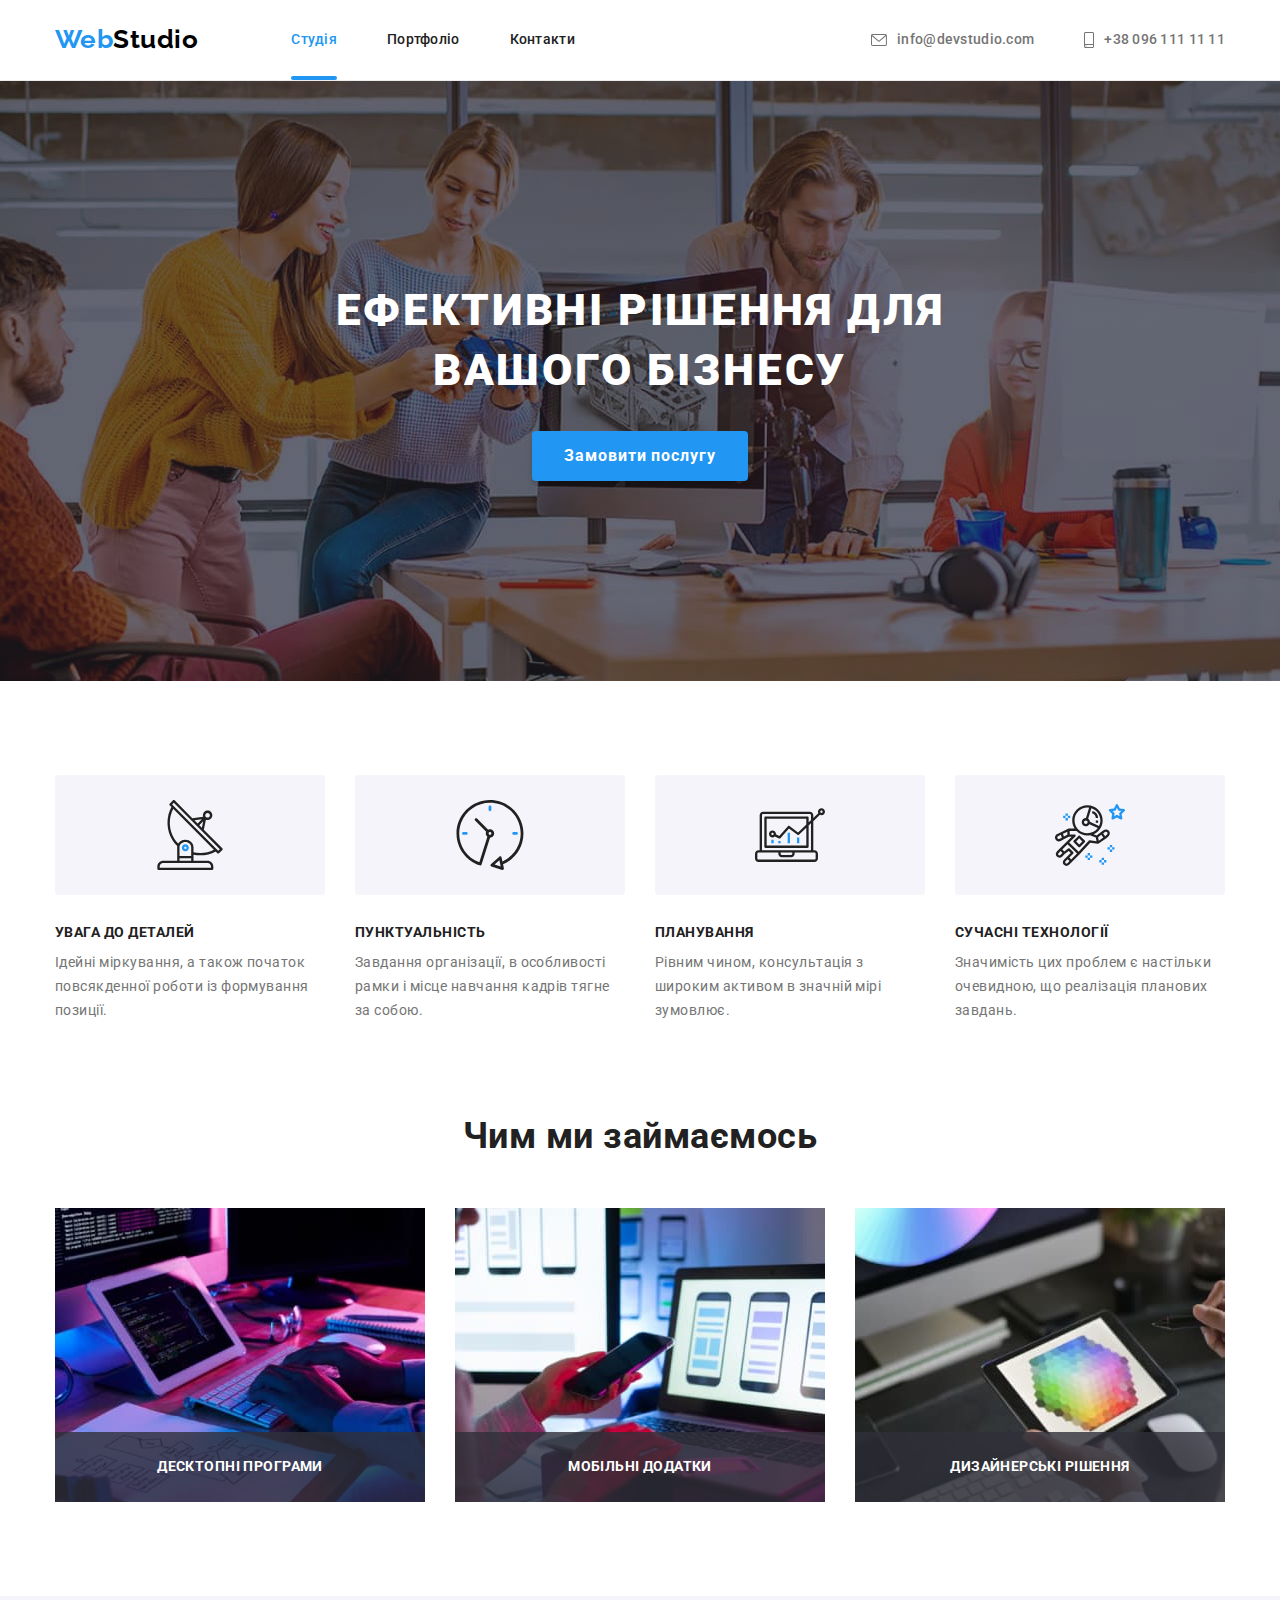
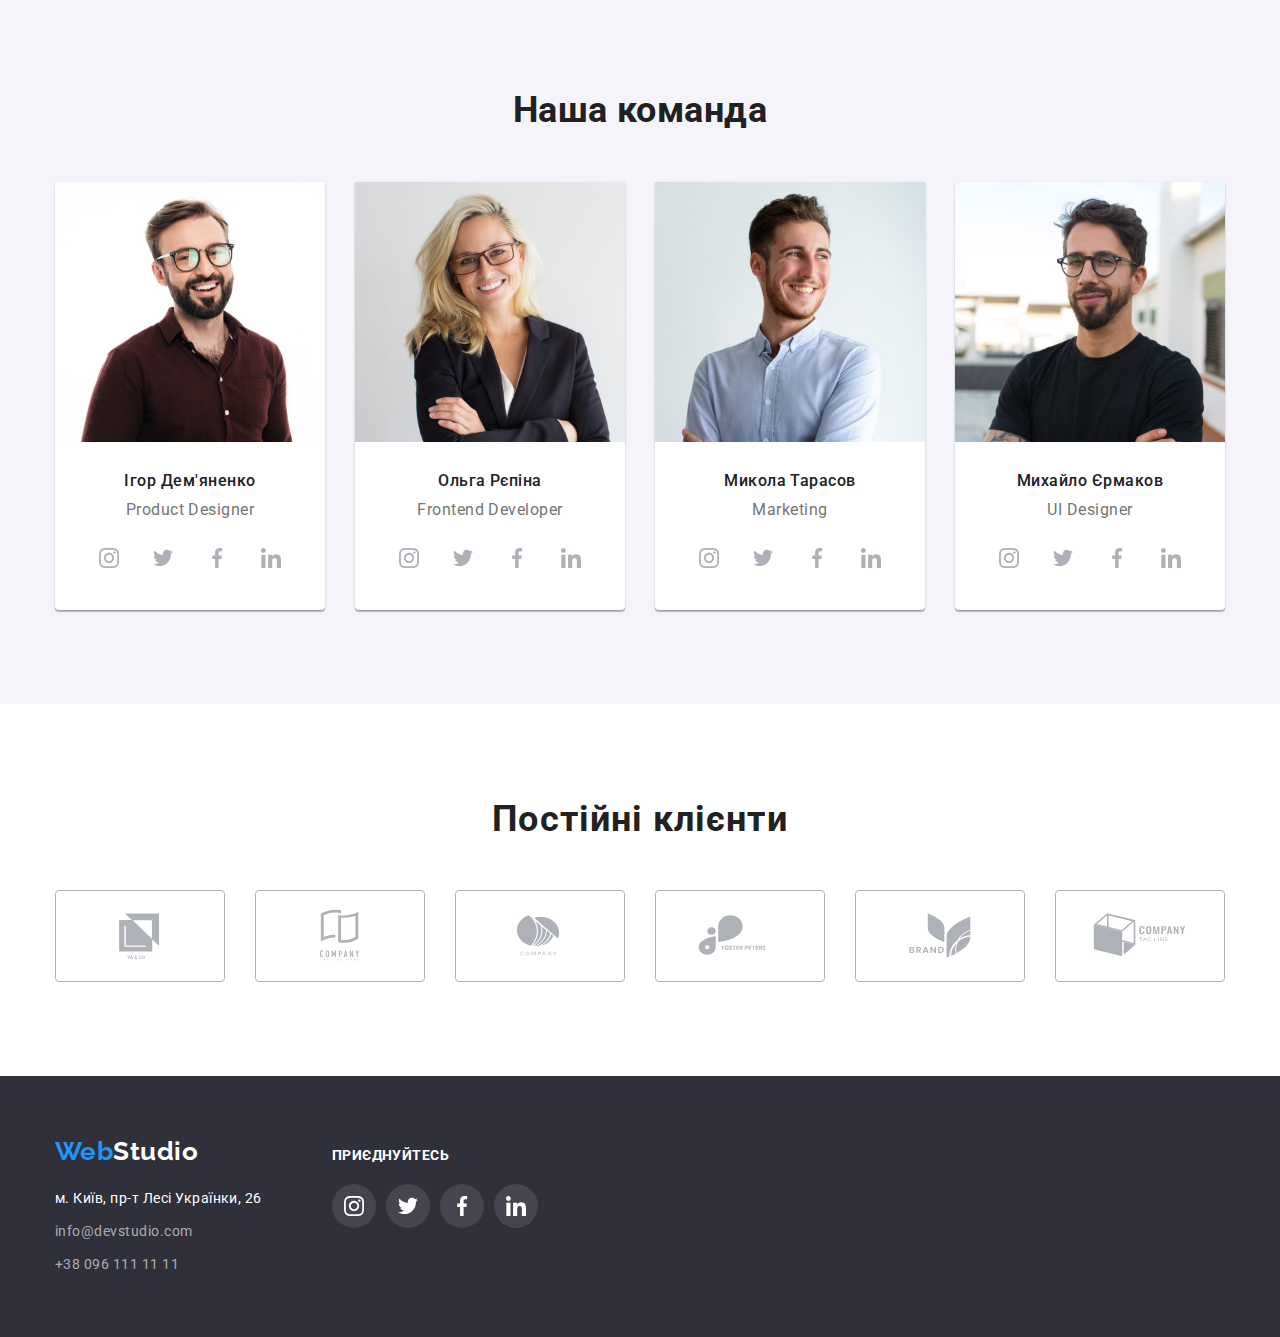
<file: index.html>
<!DOCTYPE html>
<html lang="uk">
  <head>
    <meta charset="UTF-8" />
    <meta http-equiv="X-UA-Compatible" content="IE=edge" />
    <meta name="viewport" content="width=device-width, initial-scale=1.0" />
    <title>WebStudio</title>
    <link rel="preconnect" href="https://fonts.googleapis.com" />
    <link rel="preconnect" href="https://fonts.gstatic.com" crossorigin />
    <link
      href="https://fonts.googleapis.com/css2?family=Raleway:wght@700&family=Roboto:wght@400;500;700;900&display=swap"
      rel="stylesheet"
    />
    <link
      rel="stylesheet"
      href="https://cdnjs.cloudflare.com/ajax/libs/modern-normalize/1.1.0/modern-normalize.css"
      integrity="sha512-Y0MM+V6ymRKN2zStTqzQ227DWhhp4Mzdo6gnlRnuaNCbc+YN/ZH0sBCLTM4M0oSy9c9VKiCvd4Jk44aCLrNS5Q=="
      crossorigin="anonymous"
      referrerpolicy="no-referrer"
    />
    <link rel="stylesheet" href="./css/styles.css" />
  </head>
  <body>
    <!-- Верхня лінія -->
    <header class="header-main">
      <div class="container main-nav">
        <a href="./index.html" class="logo" lang="en"><span>Web</span>Studio</a>
        <nav>
          <ul class="nav-list">
            <li class="nav-li-item"><a href="./index.html" class="nav-item current">Студія</a></li>
            <li class="nav-li-item"><a href="./portfolio.html" class="nav-item">Портфоліо</a></li>
            <li class="nav-li-item"><a href="#" class="nav-item">Контакти</a></li>
          </ul>
        </nav>
        <ul class="contacts-list">
          <li class="contacts-li-item">
            <a href="mailto:info@devstudio.com" class="contacts-item">
              <svg class="contacts-icon" width="16" height="12" aria-hidden="true">
                <use href="./images/icons.svg#icon-envelope"></use>
              </svg>
              info@devstudio.com
            </a>
          </li>
          <li class="contacts-li-item">
            <a href="tel:+380961111111" class="contacts-item">
              <svg class="contacts-icon" width="10" height="16" aria-hidden="true">
                <use href="./images/icons.svg#icon-smartphone"></use>
              </svg>
              +38 096 111 11 11
            </a>
          </li>
        </ul>
      </div>
    </header>

    <main>
      <!-- Шапка -->
      <section class="hero">
        <div class="container">
          <h1 class="hero-title">Ефективні рішення для вашого бізнесу</h1>
          <button type="button" class="hero-btn" data-modal-open>Замовити послугу</button>
        </div>
      </section>

      <!-- Особливості -->
      <section class="section">
        <div class="container features">
          <h2 class="features-title visually-hidden">Особливості</h2>
          <ul class="features-list">
            <li class="features-item">
              <div class="features-card">
                <svg class="features-icon" width="70" height="70" aria-hidden="true">
                  <use href="./images/icons.svg#icon-antenna"></use>
                </svg>
              </div>
              <h3 class="features-subtitle">Увага до деталей</h3>
              <p class="features-desc">
                Ідейні міркування, а також початок повсякденної роботи із формування позиції.
              </p>
            </li>
            <li class="features-item">
              <div class="features-card">
                <svg class="features-icon" width="70" height="70" aria-hidden="true">
                  <use href="./images/icons.svg#icon-clock"></use>
                </svg>
              </div>
              <h3 class="features-subtitle">Пунктуальність</h3>
              <p class="features-desc">
                Завдання організації, в особливості рамки і місце навчання кадрів тягне за собою.
              </p>
            </li>
            <li class="features-item">
              <div class="features-card">
                <svg class="features-icon" width="70" height="70" aria-hidden="true">
                  <use href="./images/icons.svg#icon-diagram"></use>
                </svg>
              </div>
              <h3 class="features-subtitle">Планування</h3>
              <p class="features-desc">
                Рівним чином, консультація з широким активом в значній мірі зумовлює.
              </p>
            </li>
            <li class="features-item">
              <div class="features-card">
                <svg class="features-icon" width="70" height="70" aria-hidden="true">
                  <use href="./images/icons.svg#icon-astronaut"></use>
                </svg>
              </div>
              <h3 class="features-subtitle">Сучасні технології</h3>
              <p class="features-desc">
                Значимість цих проблем є настільки очевидною, що реалізація планових завдань.
              </p>
            </li>
          </ul>
        </div>
      </section>

      <!-- Чим ми займаємоя -->
      <section class="section wedo">
        <div class="container">
          <h2 class="wedo-title">Чим ми займаємось</h2>
          <ul class="wedo-list">
            <li class="wedo-item">
              <div class="wedo-thumb">
                <img
                  src="./images/code.jpg"
                  alt="Робота з комп'ютером"
                  width="370"
                  height="294"
                  class="wedo-img"
                />
                <h3 class="wedo-subtitle">Десктопні програми</h3>
              </div>
            </li>
            <li class="wedo-item">
              <div class="wedo-thumb">
                <img
                  src="./images/phone.jpg"
                  alt="Презентація на ноутбуці"
                  width="370"
                  height="294"
                  class="wedo-img"
                />
                <h3 class="wedo-subtitle">Мобільні додатки</h3>
              </div>
            </li>
            <li class="wedo-item">
              <div class="wedo-thumb">
                <img
                  src="./images/tablet.jpg"
                  alt="Палітра кольорів на планшеті"
                  width="370"
                  height="294"
                  class="wedo-img"
                />
                <h3 class="wedo-subtitle">Дизайнерські рішення</h3>
              </div>
            </li>
          </ul>
        </div>
      </section>

      <!-- Наша команда -->
      <section class="section team">
        <div class="container">
          <h2 class="team-title">Наша команда</h2>
          <ul class="team-list">
            <li class="team-item">
              <img
                src="./images/demyanenko.jpg"
                alt="Ігор Дем'яненко"
                width="270"
                height="260"
                class="team-img"
              />
              <div class="card-team-text">
                <h3 class="team-subtitle">Ігор Дем'яненко</h3>
                <p class="team-desc" lang="en">Product Designer</p>
                <ul class="social-icon-list">
                  <li class="social-icon-item">
                    <a href="#" class="social-icon-link team-social">
                      <svg
                        class="social-icon"
                        width="20"
                        height="20"
                        aria-label="Посилання на Instagram"
                      >
                        <use href="./images/icons.svg#icon-instagram"></use>
                      </svg>
                    </a>
                  </li>
                  <li class="social-icon-item">
                    <a href="#" class="social-icon-link team-social">
                      <svg
                        class="social-icon"
                        width="20"
                        height="20"
                        aria-label="Посилання на Twitter"
                      >
                        <use href="./images/icons.svg#icon-twitter"></use>
                      </svg>
                    </a>
                  </li>
                  <li class="social-icon-item">
                    <a href="#" class="social-icon-link team-social">
                      <svg
                        class="social-icon"
                        width="20"
                        height="20"
                        aria-label="Посилання на Facebook"
                      >
                        <use href="./images/icons.svg#icon-facebook"></use>
                      </svg>
                    </a>
                  </li>
                  <li class="social-icon-item">
                    <a href="#" class="social-icon-link team-social">
                      <svg
                        class="social-icon"
                        width="20"
                        height="20"
                        aria-label="Посилання на LinkedIn"
                      >
                        <use href="./images/icons.svg#icon-linkedin"></use>
                      </svg>
                    </a>
                  </li>
                </ul>
              </div>
            </li>
            <li class="team-item">
              <img
                src="./images/repina.jpg"
                alt="Ольга Рєпіна"
                width="270"
                height="260"
                class="team-img"
              />
              <div class="card-team-text">
                <h3 class="team-subtitle">Ольга Рєпіна</h3>
                <p class="team-desc" lang="en">Frontend Developer</p>
                <ul class="social-icon-list">
                  <li class="social-icon-item">
                    <a href="#" class="social-icon-link team-social">
                      <svg
                        class="social-icon"
                        width="20"
                        height="20"
                        aria-label="Посилання на Instagram"
                      >
                        <use href="./images/icons.svg#icon-instagram"></use>
                      </svg>
                    </a>
                  </li>
                  <li class="social-icon-item">
                    <a href="#" class="social-icon-link team-social">
                      <svg
                        class="social-icon"
                        width="20"
                        height="20"
                        aria-label="Посилання на Twitter"
                      >
                        <use href="./images/icons.svg#icon-twitter"></use>
                      </svg>
                    </a>
                  </li>
                  <li class="social-icon-item">
                    <a href="#" class="social-icon-link team-social">
                      <svg
                        class="social-icon"
                        width="20"
                        height="20"
                        aria-label="Посилання на Facebook"
                      >
                        <use href="./images/icons.svg#icon-facebook"></use>
                      </svg>
                    </a>
                  </li>
                  <li class="social-icon-item">
                    <a href="#" class="social-icon-link team-social">
                      <svg
                        class="social-icon"
                        width="20"
                        height="20"
                        aria-label="Посилання на LinkedIn"
                      >
                        <use href="./images/icons.svg#icon-linkedin"></use>
                      </svg>
                    </a>
                  </li>
                </ul>
              </div>
            </li>
            <li class="team-item">
              <img
                src="./images/tarasov.jpg"
                alt="Микола Тарасов"
                width="270"
                height="260"
                class="team-img"
              />
              <div class="card-team-text">
                <h3 class="team-subtitle">Микола Тарасов</h3>
                <p class="team-desc" lang="en">Marketing</p>
                <ul class="social-icon-list">
                  <li class="social-icon-item">
                    <a href="#" class="social-icon-link team-social">
                      <svg
                        class="social-icon"
                        width="20"
                        height="20"
                        aria-label="Посилання на Instagram"
                      >
                        <use href="./images/icons.svg#icon-instagram"></use>
                      </svg>
                    </a>
                  </li>
                  <li class="social-icon-item">
                    <a href="#" class="social-icon-link team-social">
                      <svg
                        class="social-icon"
                        width="20"
                        height="20"
                        aria-label="Посилання на Twitter"
                      >
                        <use href="./images/icons.svg#icon-twitter"></use>
                      </svg>
                    </a>
                  </li>
                  <li class="social-icon-item">
                    <a href="#" class="social-icon-link team-social">
                      <svg
                        class="social-icon"
                        width="20"
                        height="20"
                        aria-label="Посилання на Facebook"
                      >
                        <use href="./images/icons.svg#icon-facebook"></use>
                      </svg>
                    </a>
                  </li>
                  <li class="social-icon-item">
                    <a href="#" class="social-icon-link team-social">
                      <svg
                        class="social-icon"
                        width="20"
                        height="20"
                        aria-label="Посилання на LinkedIn"
                      >
                        <use href="./images/icons.svg#icon-linkedin"></use>
                      </svg>
                    </a>
                  </li>
                </ul>
              </div>
            </li>
            <li class="team-item">
              <img
                src="./images/ermakov.jpg"
                alt="Михайло Єрмаков"
                width="270"
                height="260"
                class="team-img"
              />
              <div class="card-team-text">
                <h3 class="team-subtitle">Михайло Єрмаков</h3>
                <p class="team-desc" lang="en">UI Designer</p>
                <ul class="social-icon-list">
                  <li class="social-icon-item">
                    <a href="#" class="social-icon-link team-social">
                      <svg
                        class="social-icon"
                        width="20"
                        height="20"
                        aria-label="Посилання на Instagram"
                      >
                        <use href="./images/icons.svg#icon-instagram"></use>
                      </svg>
                    </a>
                  </li>
                  <li class="social-icon-item">
                    <a href="#" class="social-icon-link team-social">
                      <svg
                        class="social-icon"
                        width="20"
                        height="20"
                        aria-label="Посилання на Twitter"
                      >
                        <use href="./images/icons.svg#icon-twitter"></use>
                      </svg>
                    </a>
                  </li>
                  <li class="social-icon-item">
                    <a href="#" class="social-icon-link team-social">
                      <svg
                        class="social-icon"
                        width="20"
                        height="20"
                        aria-label="Посилання на Facebook"
                      >
                        <use href="./images/icons.svg#icon-facebook"></use>
                      </svg>
                    </a>
                  </li>
                  <li class="social-icon-item">
                    <a href="#" class="social-icon-link team-social">
                      <svg
                        class="social-icon"
                        width="20"
                        height="20"
                        aria-label="Посилання на LinkedIn"
                      >
                        <use href="./images/icons.svg#icon-linkedin"></use>
                      </svg>
                    </a>
                  </li>
                </ul>
              </div>
            </li>
          </ul>
        </div>
      </section>

      <!-- Постійні клієнти -->
      <section class="section">
        <div class="container">
          <h2 class="client-title">Постійні клієнти</h2>
          <ul class="client-list">
            <li class="client-item">
              <a href="#" class="client-link">
                <svg
                  class="client-icon"
                  width="106"
                  height="60"
                  aria-label="Посилання на Ya and Co"
                >
                  <use href="./images/icons.svg#icon-ya-and-co"></use>
                </svg>
              </a>
            </li>
            <li class="client-item">
              <a href="#" class="client-link">
                <svg
                  class="client-icon"
                  width="106"
                  height="60"
                  aria-label="Посилання на Company tagline here"
                >
                  <use href="./images/icons.svg#icon-company-tagline-here"></use>
                </svg>
              </a>
            </li>
            <li class="client-item">
              <a href="#" class="client-link">
                <svg class="client-icon" width="106" height="60" aria-label="Посилання на Company">
                  <use href="./images/icons.svg#icon-company"></use>
                </svg>
              </a>
            </li>
            <li class="client-item">
              <a href="#" class="client-link">
                <svg
                  class="client-icon"
                  width="106"
                  height="60"
                  aria-label="Посилання на Foster peters"
                >
                  <use href="./images/icons.svg#icon-foster-peters"></use>
                </svg>
              </a>
            </li>
            <li class="client-item">
              <a href="#" class="client-link">
                <svg class="client-icon" width="106" height="60" aria-label="Посилання на Brand">
                  <use href="./images/icons.svg#icon-brand"></use>
                </svg>
              </a>
            </li>
            <li class="client-item">
              <a href="#" class="client-link">
                <svg
                  class="client-icon"
                  width="106"
                  height="60"
                  aria-label="Посилання на Company tagline"
                >
                  <use href="./images/icons.svg#icon-company-tagline"></use>
                </svg>
              </a>
            </li>
          </ul>
        </div>
      </section>

      <!-- Modal window -->
      <div class="backdrop is-hidden" data-modal>
        <div class="modal">
          <button type="button" class="modal-close-btn" data-modal-close>
            <svg class="modal-close-icon" width="18" height="18" aria-label="Закрити">
              <use href="./images/icons.svg#icon-close"></use>
            </svg>
          </button>
        </div>
      </div>
    </main>

    <!-- Підвал -->
    <footer>
      <div class="container footer">
        <div class="address-logo-footer">
          <a href="./index.html" class="logo logo-footer" lang="en"><span>Web</span>Studio</a>
          <address>
            <ul class="address-list">
              <li class="address-li-item">
                <a href="#" class="address-item location">м. Київ, пр-т Лесі Українки, 26</a>
              </li>
              <li class="address-li-item">
                <a href="mailto:info@devstudio.com" class="address-item">info@devstudio.com</a>
              </li>
              <li class="address-li-item">
                <a href="tel:+380961111111" class="address-item">+38 096 111 11 11</a>
              </li>
            </ul>
          </address>
        </div>
        <div class="footer-social-link">
          <p class="title-links-footer">Приєднуйтесь</p>
          <ul class="social-icon-list">
            <li class="social-icon-item">
              <a href="#" class="social-icon-link footer-social">
                <svg class="social-icon" width="20" height="20" aria-label="Посилання на Instagram">
                  <use href="./images/icons.svg#icon-instagram"></use>
                </svg>
              </a>
            </li>
            <li class="social-icon-item">
              <a href="#" class="social-icon-link footer-social">
                <svg class="social-icon" width="20" height="20" aria-label="Посилання на Twitter">
                  <use href="./images/icons.svg#icon-twitter"></use>
                </svg>
              </a>
            </li>
            <li class="social-icon-item">
              <a href="#" class="social-icon-link footer-social">
                <svg class="social-icon" width="20" height="20" aria-label="Посилання на Facebook">
                  <use href="./images/icons.svg#icon-facebook"></use>
                </svg>
              </a>
            </li>
            <li class="social-icon-item">
              <a href="#" class="social-icon-link footer-social">
                <svg class="social-icon" width="20" height="20" aria-label="Посилання на LinkedIn">
                  <use href="./images/icons.svg#icon-linkedin"></use>
                </svg>
              </a>
            </li>
          </ul>
        </div>
      </div>
    </footer>
    <script src="./js/modal.js"></script>
  </body>
</html>
</file>
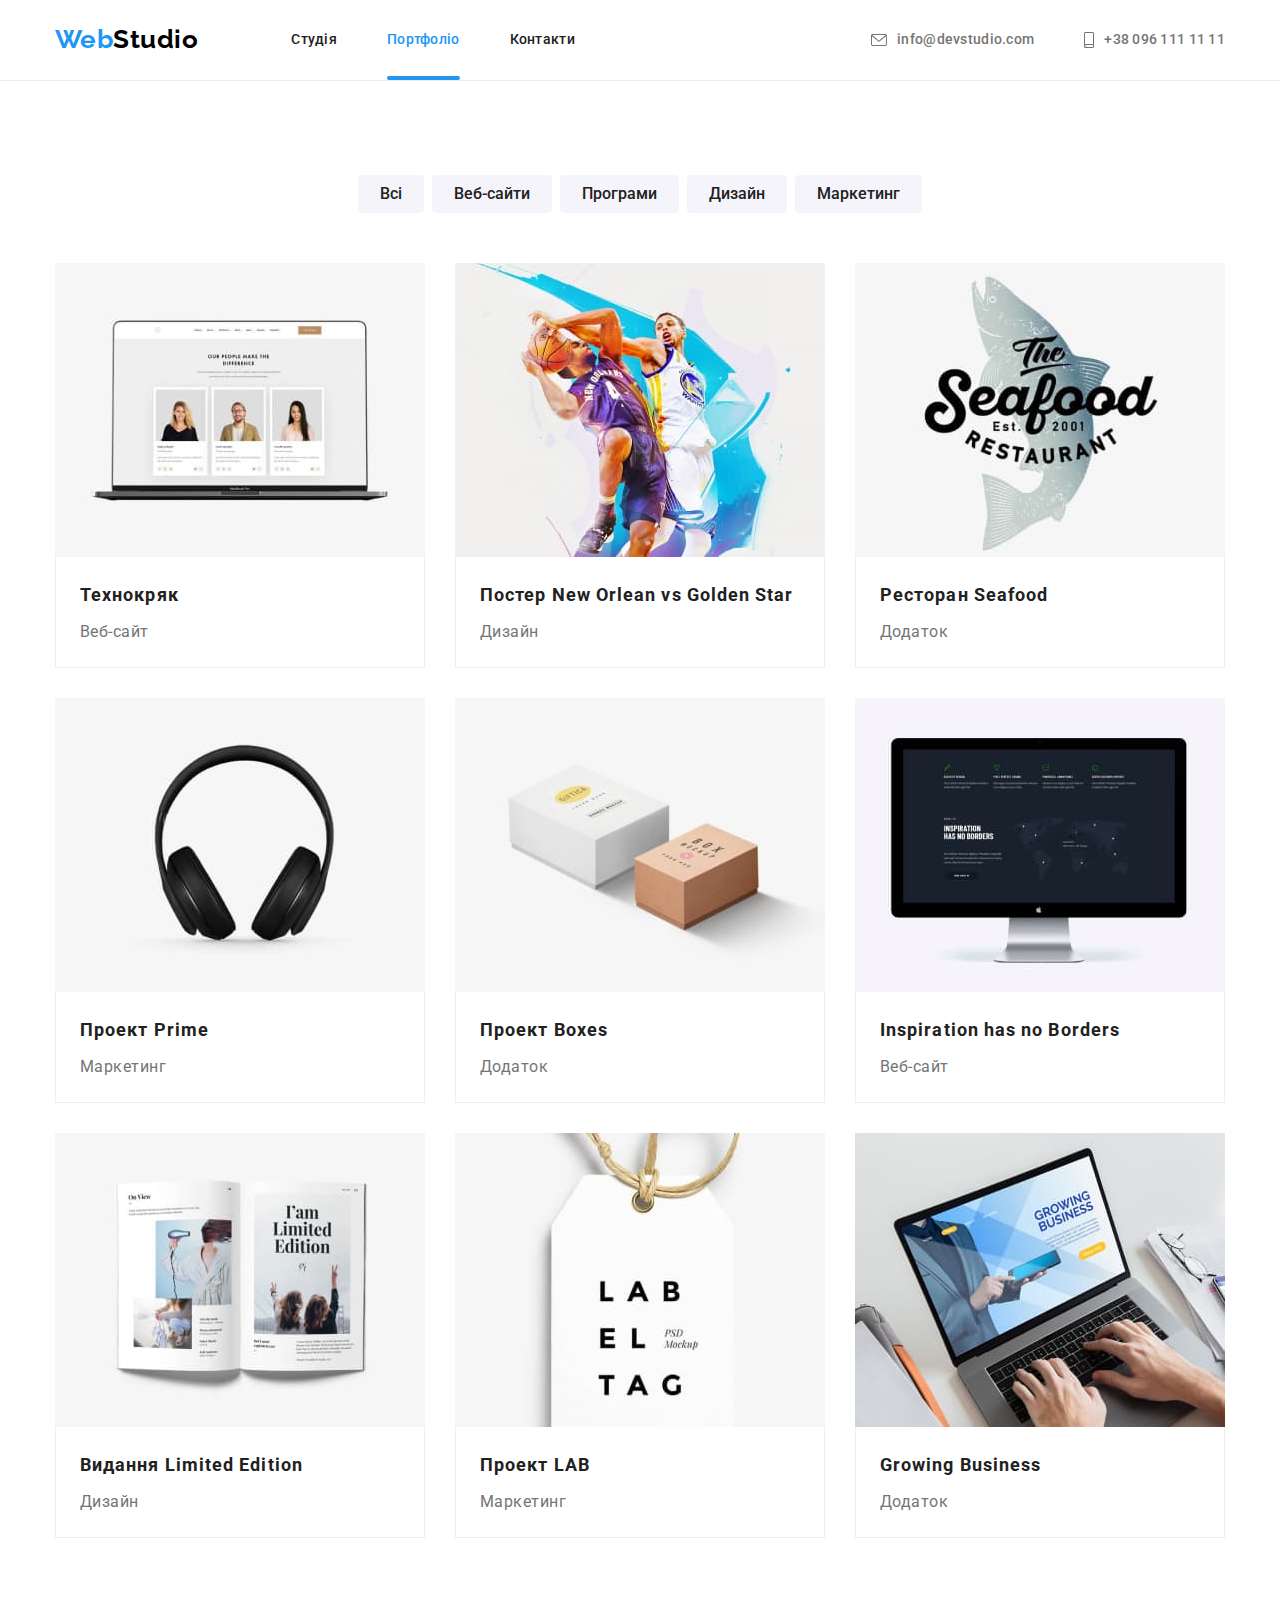
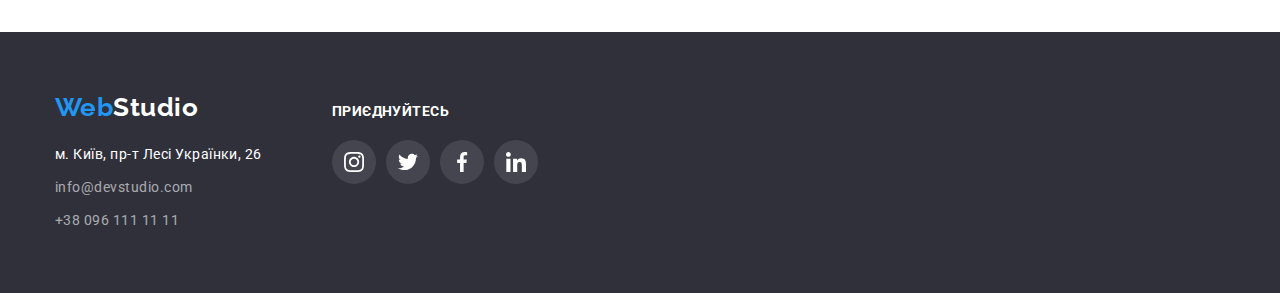
<file: portfolio.html>
<!DOCTYPE html>
<html lang="uk">
  <head>
    <meta charset="UTF-8" />
    <meta http-equiv="X-UA-Compatible" content="IE=edge" />
    <meta name="viewport" content="width=device-width, initial-scale=1.0" />
    <title>Portfolio</title>
    <link rel="preconnect" href="https://fonts.googleapis.com" />
    <link rel="preconnect" href="https://fonts.gstatic.com" crossorigin />
    <link
      href="https://fonts.googleapis.com/css2?family=Raleway:wght@700&family=Roboto:wght@400;500;700;900&display=swap"
      rel="stylesheet"
    />
    <link
      rel="stylesheet"
      href="https://cdnjs.cloudflare.com/ajax/libs/modern-normalize/1.1.0/modern-normalize.css"
      integrity="sha512-Y0MM+V6ymRKN2zStTqzQ227DWhhp4Mzdo6gnlRnuaNCbc+YN/ZH0sBCLTM4M0oSy9c9VKiCvd4Jk44aCLrNS5Q=="
      crossorigin="anonymous"
      referrerpolicy="no-referrer"
    />
    <link rel="stylesheet" href="./css/styles.css" />
  </head>
  <body>
    <header class="header-main">
      <div class="container main-nav">
        <a href="./index.html" class="logo" lang="en"><span>Web</span>Studio</a>
        <nav>
          <ul class="nav-list">
            <li class="nav-li-item"><a href="./index.html" class="nav-item">Студія</a></li>
            <li class="nav-li-item">
              <a href="./portfolio.html" class="nav-item current">Портфоліо</a>
            </li>
            <li class="nav-li-item"><a href="#" class="nav-item">Контакти</a></li>
          </ul>
        </nav>
        <ul class="contacts-list">
          <li class="contacts-li-item">
            <a href="mailto:info@devstudio.com" class="contacts-item">
              <svg class="contacts-icon" width="16" height="12" aria-hidden="true">
                <use href="./images/icons.svg#icon-envelope"></use>
              </svg>
              info@devstudio.com
            </a>
          </li>
          <li class="contacts-li-item">
            <a href="tel:+380961111111" class="contacts-item">
              <svg class="contacts-icon" width="10" height="16" aria-hidden="true">
                <use href="./images/icons.svg#icon-smartphone"></use>
              </svg>
              +38 096 111 11 11
            </a>
          </li>
        </ul>
      </div>
    </header>
    <main>
      <div class="container portfolio">
        <h1 class="portfolio-title visually-hidden">Портфоліо</h1>
        <ul class="filters-list">
          <li class="filters-item"><button type="button" class="filter-btn">Всі</button></li>
          <li class="filters-item"><button type="button" class="filter-btn">Веб-сайти</button></li>
          <li class="filters-item"><button type="button" class="filter-btn">Програми</button></li>
          <li class="filters-item"><button type="button" class="filter-btn">Дизайн</button></li>
          <li class="filters-item"><button type="button" class="filter-btn">Маркетинг</button></li>
        </ul>
        <ul class="preview-list">
          <li class="preview-item">
            <a href="#" class="preview-link">
              <div class="preview-thumb">
                <img src="./images/technocrack.jpg" alt="Технокряк" width="370" height="294" />
                <p class="preview-decr-overlay">
                  Ресурс пропонує комплексні пропозиції з різним рівнем функціоналу та сервісів. Все
                  це дозволить відвідувачу отримати вичерпні відомості про компанію чи приватну
                  особу.
                </p>
              </div>
              <div class="card-preview-text">
                <h2 class="preview-title">Технокряк</h2>
                <p class="preview-desc">Веб-сайт</p>
              </div>
            </a>
          </li>
          <li class="preview-item">
            <a href="#" class="preview-link">
              <div class="preview-thumb">
                <img
                  src="./images/poster.jpg"
                  alt="Постер New Orlean vs Golden Star"
                  width="370"
                  height="294"
                />
                <p class="preview-decr-overlay">
                  Ресурс пропонує комплексні пропозиції з різним рівнем функціоналу та сервісів. Все
                  це дозволить відвідувачу отримати вичерпні відомості про компанію чи приватну
                  особу.
                </p>
              </div>
              <div class="card-preview-text">
                <h2 class="preview-title">
                  Постер <span lang="en">New Orlean vs Golden Star</span>
                </h2>
                <p class="preview-desc">Дизайн</p>
              </div>
            </a>
          </li>
          <li class="preview-item">
            <a href="#" class="preview-link">
              <div class="preview-thumb">
                <img src="./images/seafood.jpg" alt="Ресторан Seafood" width="370" height="294" />
                <p class="preview-decr-overlay">
                  Ресурс пропонує комплексні пропозиції з різним рівнем функціоналу та сервісів. Все
                  це дозволить відвідувачу отримати вичерпні відомості про компанію чи приватну
                  особу.
                </p>
              </div>
              <div class="card-preview-text">
                <h2 class="preview-title">Ресторан <span lang="en">Seafood</span></h2>
                <p class="preview-desc">Додаток</p>
              </div></a
            >
          </li>
          <li class="preview-item">
            <a href="#" class="preview-link">
              <div class="preview-thumb">
                <img src="./images/prime.jpg" alt="Проект Prime" width="370" height="294" />
                <p class="preview-decr-overlay">
                  Ресурс пропонує комплексні пропозиції з різним рівнем функціоналу та сервісів. Все
                  це дозволить відвідувачу отримати вичерпні відомості про компанію чи приватну
                  особу.
                </p>
              </div>
              <div class="card-preview-text">
                <h2 class="preview-title">Проект <span lang="en">Prime</span></h2>
                <p class="preview-desc">Маркетинг</p>
              </div></a
            >
          </li>
          <li class="preview-item">
            <a href="#" class="preview-link">
              <div class="preview-thumb">
                <img src="./images/boxes.jpg" alt="Проект Boxes" width="370" height="294" />
                <p class="preview-decr-overlay">
                  Ресурс пропонує комплексні пропозиції з різним рівнем функціоналу та сервісів. Все
                  це дозволить відвідувачу отримати вичерпні відомості про компанію чи приватну
                  особу.
                </p>
              </div>
              <div class="card-preview-text">
                <h2 class="preview-title">Проект <span lang="en">Boxes</span></h2>
                <p class="preview-desc">Додаток</p>
              </div></a
            >
          </li>
          <li class="preview-item">
            <a href="#" class="preview-link">
              <div class="preview-thumb">
                <img
                  src="./images/inspiration.jpg"
                  alt="Inspiration has no Borders"
                  width="370"
                  height="294"
                />
                <p class="preview-decr-overlay">
                  Ресурс пропонує комплексні пропозиції з різним рівнем функціоналу та сервісів. Все
                  це дозволить відвідувачу отримати вичерпні відомості про компанію чи приватну
                  особу.
                </p>
              </div>
              <div class="card-preview-text">
                <h2 class="preview-title" lang="en">Inspiration has no Borders</h2>
                <p class="preview-desc">Веб-сайт</p>
              </div></a
            >
          </li>
          <li class="preview-item">
            <a href="#" class="preview-link">
              <div class="preview-thumb">
                <img
                  src="./images/limited-edition.jpg"
                  alt="Видання Limited Edition"
                  width="370"
                  height="294"
                />
                <p class="preview-decr-overlay">
                  Ресурс пропонує комплексні пропозиції з різним рівнем функціоналу та сервісів. Все
                  це дозволить відвідувачу отримати вичерпні відомості про компанію чи приватну
                  особу.
                </p>
              </div>
              <div class="card-preview-text">
                <h2 class="preview-title">Видання <span lang="en">Limited Edition</span></h2>
                <p class="preview-desc">Дизайн</p>
              </div></a
            >
          </li>
          <li class="preview-item">
            <a href="#" class="preview-link">
              <div class="preview-thumb">
                <img src="./images/lab.jpg" alt="Проект LAB" width="370" height="294" />
                <p class="preview-decr-overlay">
                  Ресурс пропонує комплексні пропозиції з різним рівнем функціоналу та сервісів. Все
                  це дозволить відвідувачу отримати вичерпні відомості про компанію чи приватну
                  особу.
                </p>
              </div>
              <div class="card-preview-text">
                <h2 class="preview-title">Проект <span lang="en">LAB</span></h2>
                <p class="preview-desc">Маркетинг</p>
              </div></a
            >
          </li>
          <li class="preview-item">
            <a href="#" class="preview-link">
              <div class="preview-thumb">
                <img
                  src="./images/growing-business.jpg"
                  alt="Growing Business"
                  width="370"
                  height="294"
                />
                <p class="preview-decr-overlay">
                  Ресурс пропонує комплексні пропозиції з різним рівнем функціоналу та сервісів. Все
                  це дозволить відвідувачу отримати вичерпні відомості про компанію чи приватну
                  особу.
                </p>
              </div>
              <div class="card-preview-text">
                <h2 class="preview-title" lang="en">Growing Business</h2>
                <p class="preview-desc">Додаток</p>
              </div></a
            >
          </li>
        </ul>
      </div>
    </main>
    <footer>
      <div class="container footer">
        <div class="address-logo-footer">
          <a href="./index.html" class="logo logo-footer" lang="en"><span>Web</span>Studio</a>
          <address>
            <ul class="address-list">
              <li class="address-li-item">
                <a href="#" class="address-item location">м. Київ, пр-т Лесі Українки, 26</a>
              </li>
              <li class="address-li-item">
                <a href="mailto:info@devstudio.com" class="address-item">info@devstudio.com</a>
              </li>
              <li class="address-li-item">
                <a href="tel:+380961111111" class="address-item">+38 096 111 11 11</a>
              </li>
            </ul>
          </address>
        </div>
        <div class="footer-social-link">
          <p class="title-links-footer">Приєднуйтесь</p>
          <ul class="social-icon-list">
            <li class="social-icon-item">
              <a href="#" class="social-icon-link footer-social">
                <svg class="social-icon" width="20" height="20" aria-label="Посилання на Instagram">
                  <use href="./images/icons.svg#icon-instagram"></use>
                </svg>
              </a>
            </li>
            <li class="social-icon-item">
              <a href="#" class="social-icon-link footer-social">
                <svg class="social-icon" width="20" height="20" aria-label="Посилання на Twitter">
                  <use href="./images/icons.svg#icon-twitter"></use>
                </svg>
              </a>
            </li>
            <li class="social-icon-item">
              <a href="#" class="social-icon-link footer-social">
                <svg class="social-icon" width="20" height="20" aria-label="Посилання на Facebook">
                  <use href="./images/icons.svg#icon-facebook"></use>
                </svg>
              </a>
            </li>
            <li class="social-icon-item">
              <a href="#" class="social-icon-link footer-social">
                <svg class="social-icon" width="20" height="20" aria-label="Посилання на LinkedIn">
                  <use href="./images/icons.svg#icon-linkedin"></use>
                </svg>
              </a>
            </li>
          </ul>
        </div>
      </div>
    </footer>
  </body>
</html>
</file>
<file: css/styles.css>
:root {
  --header-color: #212121;
  --desc-color: #757575;
  --accent-color: #2196f3;
  --address-color: rgba(255, 255, 255, 0.6);

  --white-color: #ffffff;
  --black-color: #000000;
  --bgr-primary-color: #f5f4fa;
  --bgr-secondary-color: #2f303a;

  --border-color: #eeeeee;
  --header-border-color: #ececec;

  --icon-color: #afb1b8;
  --card-set-gap: 30px;
}
/* Reset styles */
h1,
h2,
h3,
p,
ul {
  margin: 0;
}
ul {
  padding: 0;
  list-style: none;
}
a {
  text-decoration: none;
  color: inherit;
}
button {
  border: 0;
}
address {
  font-style: normal;
}

/* Global style */
body {
  background-color: var(--white-color);
  color: var(--desc-color);
  font-family: 'Roboto', sans-serif;
  letter-spacing: 0.03em;
}
h2,
h3 {
  color: var(--header-color);
}
img {
  display: block;
  max-width: 100%;
  height: auto;
}
.visually-hidden {
  position: absolute;
  width: 1px;
  height: 1px;
  margin: -1px;
  border: 0;
  padding: 0;

  white-space: nowrap;
  clip-path: inset(100%);
  clip: rect(0 0 0 0);
  overflow: hidden;
}

.section {
  padding: 94px 0;
}
.container {
  width: 1200px;
  padding: 0 15px;
  margin: 0 auto;
}

/* heder */
.header-main {
  border-bottom: 1px solid var(--header-border-color);
}
.container.main-nav {
  display: flex;
  align-items: center;
}

.logo {
  font-family: 'Raleway', sans-serif;
  color: var(--black-color);
  font-weight: 700;
  font-size: 26px;
  line-height: 1.2;
}
.logo-footer {
  color: var(--white-color);
}
.logo span {
  color: var(--accent-color);
}

.nav-list {
  display: flex;
  margin-left: 93px;
}
.nav-li-item {
  position: relative;
}
.nav-li-item:not(:last-child),
.contacts-li-item:not(:last-child) {
  margin-right: 50px;
}
.nav-item {
  display: block;
  padding: 32px 0;

  color: var(--header-color);
  font-weight: 500;
  font-size: 14px;
  line-height: 1.14;
  letter-spacing: 0.02em;

  transition: color 250ms cubic-bezier(0.4, 0, 0.2, 1);
}
.nav-item.current,
.nav-item:hover,
.nav-item:focus {
  color: var(--accent-color);
}
.nav-item.current::after {
  content: '';

  position: absolute;
  left: 0;
  bottom: 0;

  display: block;
  width: 100%;
  height: 4px;

  background: var(--accent-color);
  border-radius: 2px;
}

.contacts-list {
  display: flex;
  margin-left: auto;
}
.contacts-item {
  display: flex;
  align-items: center;

  font-weight: 500;
  font-size: 14px;
  line-height: 1.14;
  letter-spacing: 0.02em;
  color: inherit;

  transition: color 250ms cubic-bezier(0.4, 0, 0.2, 1);
}
.contacts-icon {
  margin-right: 10px;

  fill: currentColor;
}
.contacts-item:hover,
.contacts-item:focus {
  color: var(--accent-color);
}

/* Main studio */
/* Hero */
.hero {
  max-width: 1600px;
  margin: 0 auto;
  padding: 200px 0;
  text-align: center;
  background-color: var(--bgr-secondary-color);
  background-image: linear-gradient(rgba(47, 48, 58, 0.4), rgba(47, 48, 58, 0.4)),
    url('../images/background.jpg');
  background-repeat: no-repeat;
  background-position: center;
}
.hero-title {
  margin: auto;
  margin-bottom: 30px;
  max-width: 696px;

  font-weight: 900;
  font-size: 44px;
  line-height: 1.36;
  letter-spacing: 0.06em;
  text-transform: uppercase;
  color: var(--white-color);
}
.hero-btn {
  padding: 10px 32px;
  font-family: inherit;
  font-weight: 700;
  font-size: 16px;
  line-height: 1.88;
  letter-spacing: 0.06em;
  cursor: pointer;
  color: var(--white-color);
  background-color: var(--accent-color);
  box-shadow: 0px 4px 4px rgb(0 0 0 / 15%);
  border-radius: 4px;
}
.hero-btn:hover,
.hero-btn:focus {
}

/* Features */
.features-list {
  display: flex;
  justify-content: space-between;
}
.features-item {
  width: 270px;
}
.features-card {
  width: 270px;
  height: 120px;
  margin-bottom: 30px;
  display: flex;
  justify-content: center;
  align-items: center;

  background: var(--bgr-primary-color);
  border-radius: 4px;
}
.features-subtitle {
  font-size: 14px;
  line-height: 1.14;
  text-transform: uppercase;
  margin-bottom: 10px;
}
.features-desc {
  font-size: 14px;
  line-height: 1.71;
}

/* What we do */
.section.wedo {
  padding-top: 0;
}
.wedo-title {
  font-size: 36px;
  line-height: 1.16;
  text-align: center;
  margin-bottom: 50px;
}
.wedo-list {
  display: flex;
  justify-content: space-between;
}
.wedo-thumb {
  position: relative;
}

.wedo-subtitle {
  position: absolute;
  left: 0;
  bottom: 0;
  width: 100%;
  height: 70px;

  display: flex;
  align-items: center;
  justify-content: center;

  font-size: 14px;
  line-height: 1.14;
  letter-spacing: 0.03em;
  text-transform: uppercase;

  color: var(--white-color);
  background-color: rgba(47, 48, 58, 0.8);
}

/* Our team */
.team {
  text-align: center;
  background-color: var(--bgr-primary-color);
}

.team-title {
  font-size: 36px;
  line-height: 1.16;
  margin-bottom: 50px;
}
.team-list {
  display: flex;
  justify-content: space-between;
}
.team-item {
  width: 270px;
  background-color: var(--white-color);
  box-shadow: 0px 1px 3px rgba(0, 0, 0, 0.12), 0px 1px 1px rgba(0, 0, 0, 0.14),
    0px 2px 1px rgba(0, 0, 0, 0.2);
  border-radius: 0px 0px 4px 4px;
}
.card-team-text {
  padding: 30px 0;
}
.team-subtitle {
  font-weight: 500;
  font-size: 16px;
  line-height: 1.18;
  margin-bottom: 10px;
}
.team-desc {
  margin-bottom: 16px;

  font-size: 16px;
  line-height: 1.18;
}
.social-icon-list {
  display: flex;
  justify-content: center;
}
.social-icon-item:not(:last-child) {
  margin-right: 10px;
}
.social-icon-link {
  display: flex;
  justify-content: center;
  align-items: center;

  width: 44px;
  height: 44px;

  border-radius: 50%;
}
.team-social {
  fill: var(--icon-color);

  transition: background-color 250ms cubic-bezier(0.4, 0, 0.2, 1),
    fill 250ms cubic-bezier(0.4, 0, 0.2, 1);
}
.team-social:hover,
.team-social:focus {
  fill: var(--white-color);
  background-color: var(--accent-color);
}
/* Regular clients */
.client-title {
  margin-bottom: 50px;

  font-size: 36px;
  line-height: 42px;
  text-align: center;
  letter-spacing: 0.03em;
}
.client-list {
  display: inline-flex;
}
.client-item {
  display: flex;
  justify-content: center;
  align-items: center;

  border: 1px solid var(--icon-color);
  border-radius: 4px;
}
.client-link {
  padding: 16px 32px;
}
.client-item {
  width: 170px;
  height: 92px;

  transition: border-color 250ms cubic-bezier(0.4, 0, 0.2, 1);
}
.client-item:not(:last-child) {
  margin-right: 30px;
}
.client-link {
  width: 100%;
  height: 100%;
  display: flex;
  align-items: center;
  fill: var(--icon-color);

  transition: fill 250ms cubic-bezier(0.4, 0, 0.2, 1);
}
.client-item:hover .client-link,
.client-link:focus {
  fill: var(--accent-color);
}
.client-item:hover,
.client-item:focus {
  border-color: var(--accent-color);
}

/* Main Portfolio */
.container.portfolio {
  padding-top: 94px;
  padding-bottom: 94px;
}
.filters-list {
  display: flex;
  justify-content: center;
  margin-bottom: 50px;
}
.filters-item:not(:last-child) {
  margin-right: 8px;
}
.filter-btn {
  padding: 6px 22px;
  font-family: inherit;
  font-weight: 500;
  font-size: 16px;
  line-height: 1.62;
  text-align: center;
  color: var(--header-color);
  background-color: var(--bgr-primary-color);
  border-radius: 4px;

  transition: background-color 250ms cubic-bezier(0.4, 0, 0.2, 1),
    color 250ms cubic-bezier(0.4, 0, 0.2, 1), box-shadow 250ms cubic-bezier(0.4, 0, 0.2, 1);
}
.filter-btn:hover,
.filter-btn:focus {
  background-color: var(--accent-color);
  color: var(--white-color);
  box-shadow: 0px 3px 1px rgba(0, 0, 0, 0.1), 0px 1px 2px rgba(0, 0, 0, 0.08),
    0px 2px 2px rgba(0, 0, 0, 0.12);
}
.preview-list {
  display: flex;
  flex-wrap: wrap;
  margin-left: calc(-1 * var(--card-set-gap));
  margin-top: calc(-1 * var(--card-set-gap));
}
.preview-item {
  width: 370px;

  flex-basis: calc(100% / 3 - var(--card-set-gap));
  margin-left: var(--card-set-gap);
  margin-top: var(--card-set-gap);
}
.preview-link {
  display: block;

  transition: box-shadow 250ms cubic-bezier(0.4, 0, 0.2, 1);
}

.card-preview-text {
  padding: 20px 24px;
  border: 1px solid var(--border-color);
  border-top: 0;
}
.preview-title {
  font-size: 18px;
  line-height: 2;
  letter-spacing: 0.06em;
  margin-bottom: 4px;
}
.preview-desc {
  font-size: 16px;
  line-height: 1.88;
}
.preview-link:hover {
  box-shadow: 0px 1px 1px rgba(0, 0, 0, 0.12), 0px 4px 4px rgba(0, 0, 0, 0.06),
    1px 4px 6px rgba(0, 0, 0, 0.16);
}
.preview-link:hover .preview-decr-overlay {
  transform: translateY(0);
}
.preview-thumb {
  position: relative;
  overflow: hidden;
}
.preview-decr-overlay {
  position: absolute;
  top: 0;
  left: 0;
  transform: translateY(100%);
  transition: transform 250ms cubic-bezier(0.4, 0, 0.2, 1);

  width: 100%;
  height: 100%;
  padding: 63px 24px;

  font-size: 18px;
  line-height: 1.56;

  color: var(--white-color);
  background: rgba(33, 150, 243, 0.9);
}

/* Modal window */
.backdrop.is-hidden {
  visibility: hidden;
  opacity: 0;
  pointer-events: none;
}
.backdrop {
  position: fixed;
  top: 0;
  left: 0;
  width: 100%;
  height: 100%;
  background: rgba(0, 0, 0, 0.2);

  transition: opacity 250ms cubic-bezier(0.4, 0, 0.2, 1);
}

.modal {
  position: absolute;
  top: 50%;
  left: 50%;
  transform: translate(-50%, -50%);

  min-width: 528px;
  min-height: 581px;

  background: var(--white-color);
  box-shadow: 0px 1px 3px rgba(0, 0, 0, 0.12), 0px 1px 1px rgba(0, 0, 0, 0.14),
    0px 2px 1px rgba(0, 0, 0, 0.2);
  border-radius: 4px;
}
.modal-close-btn {
  position: absolute;
  top: 8px;
  right: 8px;

  padding: 6px;
  max-width: 30px;
  max-height: 30px;

  background: inherit;
  border: 1px solid rgba(0, 0, 0, 0.1);
  border-radius: 50%;

  cursor: pointer;
}
.modal-close-btn:focus {
}

/* Footer */
footer {
  padding: 60px 0;
  background-color: var(--bgr-secondary-color);
}
.container.footer {
  display: flex;
  align-items: baseline;
}
.address-logo-footer {
  margin-right: 70px;
}
.address-list {
  margin-top: 20px;
}
.address-li-item:not(:last-child) {
  margin-bottom: 9px;
}
.address-item.location {
  font-style: normal;
  font-size: 14px;
  line-height: 1.71;
  color: var(--white-color);
}
.address-item {
  font-style: normal;
  font-weight: 400;
  font-size: 14px;
  line-height: 1.71;
  color: var(--address-color);

  transition: color 250ms cubic-bezier(0.4, 0, 0.2, 1);
}
.address-item:hover,
.address-item:focus {
  color: var(--accent-color);
}

.title-links-footer {
  margin-bottom: 20px;

  font-weight: 700;
  font-size: 14px;
  line-height: 1.14;
  letter-spacing: 0.03em;
  text-transform: uppercase;

  color: var(--white-color);
}
.footer-social {
  fill: var(--white-color);
  background: rgba(255, 255, 255, 0.1);
  border-radius: 50%;

  transition: background-color 250ms cubic-bezier(0.4, 0, 0.2, 1);
}
.footer-social:hover,
.footer-social:focus {
  background-color: var(--accent-color);
}
</file>
